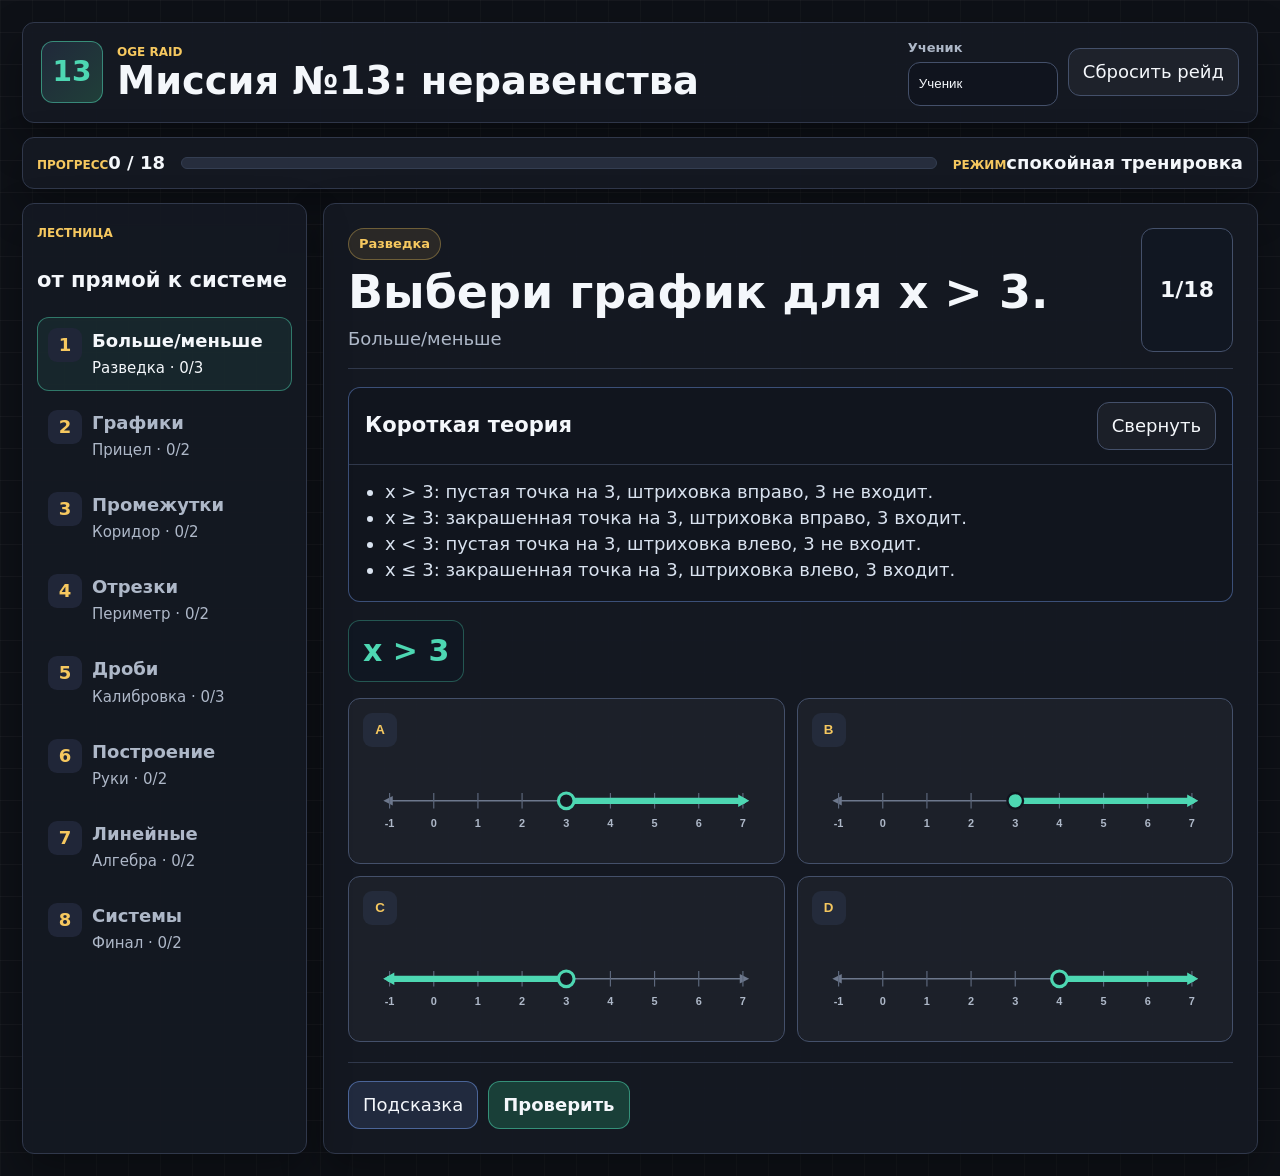
<file: index.html>
<!doctype html><html lang="ru"><head><meta charset="utf-8"><meta name="viewport" content="width=device-width,initial-scale=1"><title>OGE RAID — №13</title><style>:root{color-scheme:dark;--bg:#0e1117;--p:#151923;--p2:#101722;--l:#30384b;--t:#f4f7fb;--m:#aeb8c8;--a:#4dd7b2;--g:#f6c85f;--r:12px}*{box-sizing:border-box}body{margin:0;background:linear-gradient(rgba(255,255,255,.035) 1px,transparent 1px),linear-gradient(90deg,rgba(255,255,255,.025) 1px,transparent 1px),var(--bg);background-size:32px 32px;color:var(--t);font:18px/1.45 system-ui,-apple-system,Segoe UI,sans-serif}.wrap{max-width:1320px;margin:auto;padding:22px}.top,.status,.side,.main{border:1px solid var(--l);border-radius:var(--r);background:rgba(21,25,35,.94);box-shadow:0 18px 44px #0005}.top{display:flex;justify-content:space-between;gap:16px;align-items:center;padding:16px 18px}.brand{display:flex;gap:14px;align-items:center}.mark{display:grid;place-items:center;width:62px;height:62px;border:1px solid #4dd7b288;border-radius:var(--r);background:linear-gradient(135deg,#20283a,#203f39);color:var(--a);font-size:28px;font-weight:900}.ey,.lab{margin:0;color:var(--g);font-size:12px;font-weight:900;text-transform:uppercase}.top h1{margin:0;font-size:clamp(26px,3vw,42px);line-height:1.05}.btn{min-height:44px;border:1px solid #44506a;border-radius:var(--r);background:#ffffff0b;color:var(--t);padding:10px 14px;cursor:pointer;font:inherit}.btn:hover{transform:translateY(-1px)}.btn.primary{border-color:#4dd7b288;background:#193f38;font-weight:900}.btn.soft{border-color:#7aa8ff77;background:#7aa8ff22}.name{display:grid;gap:4px;color:var(--m);font-size:13px;font-weight:800}.name input{width:150px;min-height:44px;border:1px solid #44506a;border-radius:var(--r);background:#10141e;color:var(--t);padding:10px}.status{display:grid;grid-template-columns:max-content 1fr max-content;gap:16px;align-items:center;margin:14px 0;padding:12px 14px}.bar{height:12px;border-radius:999px;background:#262d3d;border:1px solid #343e52;overflow:hidden}.fill{height:100%;width:0;background:linear-gradient(90deg,var(--a),var(--g))}.grid{display:grid;grid-template-columns:285px 1fr;gap:16px}.side{position:sticky;top:16px;padding:14px}.nav{display:grid;gap:8px;margin-top:12px}.navI{display:grid;grid-template-columns:34px 1fr;gap:10px;padding:10px;border:1px solid transparent;border-radius:var(--r);color:var(--m)}.navI.on{border-color:#4dd7b277;background:#4dd7b214;color:var(--t)}.navI.done{color:#66e28f}.idx{display:grid;place-items:center;width:34px;height:34px;border-radius:9px;background:#202638;color:var(--g);font-weight:900}.main{min-height:680px;padding:24px}.head{display:grid;grid-template-columns:1fr max-content;gap:16px;padding-bottom:16px;border-bottom:1px solid var(--l)}.badge{display:inline-flex;min-height:32px;align-items:center;padding:5px 10px;border:1px solid #f6c85f55;border-radius:999px;background:#f6c85f18;color:var(--g);font-size:13px;font-weight:900}.title{margin:8px 0;font-size:clamp(28px,4vw,46px);line-height:1.08}.muted{margin:0;color:var(--m)}.counter{display:grid;place-items:center;min-width:92px;min-height:72px;border:1px solid #44506a;border-radius:var(--r);background:#111722;font-size:22px;font-weight:900}.theory,.feed,.box,.solution{margin-top:18px;border:1px solid var(--l);border-radius:var(--r);background:#10141ebf}.theory{border-color:#7aa8ff66}.theoryTop{display:flex;justify-content:space-between;align-items:center;padding:14px 16px;border-bottom:1px solid var(--l)}.theory h3{margin:0}.theory ul{margin:0;padding:14px 22px 18px 36px;color:#d9e2ef}.collapsed{display:flex;justify-content:space-between;align-items:center;gap:12px;margin-top:18px;padding:14px 16px;border:1px solid var(--l);border-radius:var(--r);background:#10141e99;color:var(--m)}.body{margin-top:18px}.chip{display:inline-flex;align-items:center;min-height:52px;padding:8px 14px;border:1px solid #4dd7b255;border-radius:var(--r);background:#101722;color:var(--a);font-size:30px;font-weight:900}.choices{display:grid;grid-template-columns:repeat(2,minmax(220px,1fr));gap:12px;margin-top:16px}.choice{display:grid;gap:10px;min-height:138px;padding:14px;border:1px solid #44506a;border-radius:var(--r);background:#ffffff09;color:var(--t);text-align:left;cursor:pointer}.choice.sel{border-color:var(--a);background:#4dd7b21a}.cl{display:inline-grid;place-items:center;width:34px;height:34px;border-radius:9px;background:#242b3b;color:var(--g);font-weight:900}.ct{font-size:22px;font-weight:900}.num{width:100%;max-width:760px;height:auto;display:block}.choice .num{max-width:100%}.axis{stroke:#6d788d;stroke-width:2}.tick{stroke:#5d687d;stroke-width:1.5}.tl{fill:#aeb8c8;font-size:14px;font-weight:700}.ss{stroke:var(--a);stroke-width:8;stroke-linecap:round}.sf{fill:var(--a)}.open{fill:#151923;stroke:var(--a);stroke-width:4}.closed{fill:var(--a);stroke:#10141e;stroke-width:3}.target{fill:var(--g);stroke:#10141e;stroke-width:3}.hit{fill:transparent;cursor:crosshair}.empty{fill:#ff6b7a;font-size:18px;font-weight:900}.build{display:grid;gap:14px;margin-top:16px}.row{display:flex;gap:10px;align-items:center;flex-wrap:wrap}.row span{min-width:140px;color:var(--m);font-weight:900}.seg{min-height:42px;border:1px solid #44506a;border-radius:var(--r);background:#ffffff0b;color:var(--t);padding:10px 14px;font-weight:900;cursor:pointer}.seg.on{border-color:var(--a);background:#4dd7b224}.interactive{margin-top:14px;padding:14px;border:1px solid var(--l);border-radius:var(--r);background:#101722}.read{min-height:38px;color:#d9e2ef;font-weight:900}.inpRow{display:grid;grid-template-columns:max-content minmax(140px,240px);gap:12px;align-items:center;margin-top:18px}.inpRow label{font-size:30px;color:var(--a);font-weight:900}.inp{min-height:54px;border:1px solid #44506a;border-radius:var(--r);background:#10141e;color:var(--t);padding:10px 14px;font-size:26px;font-weight:900}.steps{display:grid;gap:8px;margin:16px 0}.step{display:flex;gap:10px;align-items:center;padding:10px 12px;border:1px solid var(--l);border-radius:var(--r);background:#111722;color:var(--m)}.step.on{border-color:#4dd7b277;color:var(--t)}.step.done{border-color:#66e28f77;color:#66e28f}.actions{display:flex;gap:10px;flex-wrap:wrap;margin-top:20px;padding-top:18px;border-top:1px solid var(--l)}.feed{padding:14px 16px}.feed p{margin:0;color:#d9e2ef;font-weight:800}.good{border-color:#66e28f77;background:#66e28f14}.bad{border-color:#ff6b7a77;background:#ff6b7a14}.warn{border-color:#f6c85f88;background:#f6c85f14}.solution{border-color:#f6c85f77;padding:16px;white-space:pre-line;color:#d9e2ef}.report{display:grid;grid-template-columns:repeat(3,minmax(160px,1fr));gap:12px;margin-top:18px}.stat{padding:14px;border:1px solid var(--l);border-radius:var(--r);background:#111722}.stat span{display:block;color:var(--m);font-size:14px;font-weight:900}.stat strong{display:block;margin-top:4px;font-size:28px}.errs{display:grid;grid-template-columns:repeat(2,minmax(220px,1fr));gap:8px;margin-top:16px}.err{display:flex;justify-content:space-between;padding:10px 12px;border:1px solid var(--l);border-radius:var(--r);background:#111722}.rec{margin-top:18px;padding:16px;border:1px solid #4dd7b266;border-radius:var(--r);background:#4dd7b214;color:#d9e2ef;font-weight:900}.sr{position:absolute;width:1px;height:1px;overflow:hidden;clip:rect(0,0,0,0)}@media(max-width:980px){.grid{grid-template-columns:1fr}.side{position:static}.nav{grid-template-columns:repeat(2,1fr)}.status{grid-template-columns:1fr}}@media(max-width:720px){body{font-size:16px}.wrap{padding:12px}.choices,.report,.errs,.nav{grid-template-columns:1fr}.main{padding:16px}.inpRow{grid-template-columns:1fr}}</style></head><body><div class="wrap"><header class="top"><div class="brand"><div class="mark">13</div><div><p class="ey">OGE RAID</p><h1>Миссия №13: неравенства</h1></div></div><div class="row"><label class="name"><span>Ученик</span><input value="Ученик" readonly></label><button class="btn" id="reset">Сбросить рейд</button></div></header><section class="status"><div><span class="lab">Прогресс</span><strong id="pt">0 / 0</strong></div><div class="bar"><div class="fill" id="fill"></div></div><div><span class="lab">Режим</span><strong>спокойная тренировка</strong></div></section><div class="grid"><aside class="side"><span class="lab">Лестница</span><h3>от прямой к системе</h3><nav class="nav" id="nav"></nav></aside><main class="main" id="main" tabindex="-1"></main></div></div><script>(()=>{const PREFIX="oge13-v3",STUDENT="Ученик";const ray=(e,p,d,min=-6,max=6,l="")=>({k:"ray",e,p,d,min,max,l});const seg=(a,b,ap,bp,min=-1,max=8)=>({k:"seg",a,b,ap,bp,min,max});const pt=(e,min=-3,max=3,l="")=>({k:"pt",e,min,max,l});const emp=(min=-1,max=6)=>({k:"emp",min,max});const blocks=[['b1','Больше/меньше','Разведка',['x > 3: пустая точка на 3, штриховка вправо, 3 не входит.','x ≥ 3: закрашенная точка на 3, штриховка вправо, 3 входит.','x < 3: пустая точка на 3, штриховка влево, 3 не входит.','x ≤ 3: закрашенная точка на 3, штриховка влево, 3 входит.'],3],['b2','Графики','Прицел',['Больше — вправо. Меньше — влево.','Строгие знаки > и < дают пустую точку.','Нестрогие знаки ≥ и ≤ дают закрашенную точку.'],1],['b3','Промежутки','Коридор',['(3; +∞) = больше 3, 3 не входит.','[3; +∞) = больше или равно 3.','(-∞; 3) = меньше 3.','Бесконечность всегда с круглой скобкой.'],1],['b4','Отрезки','Периметр',['(2; 5): края не входят.','[2; 5]: оба края входят.','Круглая скобка = пустая точка. Квадратная = закрашенная.'],1],['b5','Дроби','Калибровка',['1/2 = 0,5; 3/2 = 1,5; 13/5 = 2,6.','-11/10 = -1,1.','На прямой правее находится большее число.'],1],['b6','Построение','Руки',['Выбери тип точки, число и направление.','Больше — вправо, меньше — влево.'],1],['b7','Линейные','Алгебра',['Сначала приведи к виду x ... число.','При переносе числа через знак меняй знак числа.','В этих заданиях знак неравенства не переворачивается.'],1],['b8','Системы','Финал',['Система = оба условия сразу.','Решение системы = общая часть двух штриховок.','Если общей части нет — нет решений.'],1]];const tasks=[{id:'1',b:'b1',ty:'ch',q:'Выбери график для x > 3.',x:'x > 3',c:ray(3,'o','r',-1,7),o:[ray(3,'o','r',-1,7),ray(3,'c','r',-1,7),ray(3,'o','l',-1,7),ray(4,'o','r',-1,7)],h:'Больше — вправо. Строгий знак > — пустая точка.',s:'x > 3: пустая точка на 3, штриховка вправо.'},{id:'2',b:'b1',ty:'ch',q:'Выбери график для x ≥ 3.',x:'x ≥ 3',c:ray(3,'c','r',-1,7),o:[ray(3,'o','r',-1,7),ray(3,'c','r',-1,7),ray(3,'c','l',-1,7),ray(2,'c','r',-1,7)],h:'≥ значит, что число входит. Точка закрашенная.',s:'x ≥ 3: закрашенная точка на 3, вправо.'},{id:'3',b:'b1',ty:'ch',q:'Выбери график для x < 3.',x:'x < 3',c:ray(3,'o','l',-1,7),o:[ray(3,'o','r',-1,7),ray(3,'c','l',-1,7),ray(3,'o','l',-1,7),ray(4,'o','l',-1,7)],h:'Меньше — влево. Строгий знак < — пустая точка.',s:'x < 3: пустая точка на 3, влево.'},{id:'4',b:'b2',ty:'ch',q:'Выбери правильный график для x ≥ -2.',x:'x ≥ -2',c:ray(-2,'c','r',-5,4),o:[ray(-2,'c','r',-5,4),ray(-2,'o','r',-5,4),ray(-2,'c','l',-5,4),ray(-3,'c','r',-5,4)],h:'≥ — вправо и точка закрашенная.',s:'x ≥ -2: закрашенная точка на -2, вправо.'},{id:'5',b:'b2',ty:'ch',q:'Выбери правильный график для x < 0.',x:'x < 0',c:ray(0,'o','l',-4,4),o:[ray(0,'o','r',-4,4),ray(0,'c','l',-4,4),ray(1,'o','l',-4,4),ray(0,'o','l',-4,4)],h:'Меньше нуля — слева от 0.',s:'x < 0: пустая точка на 0, влево.'},{id:'6',b:'b3',ty:'ch',q:'Выбери график для [3; +∞).',x:'[3; +∞)',c:ray(3,'c','r',-1,7),o:[ray(3,'o','r',-1,7),ray(3,'c','r',-1,7),ray(3,'c','l',-1,7),ray(2,'c','r',-1,7)],h:'Квадратная скобка — число входит. +∞ — вправо.',s:'[3; +∞) = x ≥ 3.'},{id:'7',b:'b3',ty:'ch',q:'Выбери запись по графику: пустая точка на -2, штриховка влево.',stim:ray(-2,'o','l',-6,2),c:ray(-2,'o','l',-6,2),labels:['(-∞; -2)','(-∞; -2]','(-2; +∞)','(-∞; -3)'],o:[ray(-2,'o','l',-6,2),ray(-2,'c','l',-6,2),ray(-2,'o','r',-6,2),ray(-3,'o','l',-6,2)],h:'Влево значит -∞ слева. Пустая точка — круглая скобка.',s:'Ответ: (-∞; -2).'},{id:'8',b:'b4',ty:'ch',q:'Выбери график для (2; 5).',x:'(2; 5)',c:seg(2,5,'o','o',0,7),o:[seg(2,5,'o','o',0,7),seg(2,5,'c','c',0,7),seg(2,5,'o','c',0,7),seg(1,5,'o','o',0,7)],h:'Круглые скобки — обе точки пустые.',s:'(2; 5): участок между 2 и 5, точки пустые.'},{id:'9',b:'b4',ty:'ch',q:'Выбери график для (2; 5].',x:'(2; 5]',c:seg(2,5,'o','c',0,7),o:[seg(2,5,'c','o',0,7),seg(2,5,'o','c',0,7),seg(2,5,'o','o',0,7),seg(3,5,'o','c',0,7)],h:'У 2 круглая скобка, у 5 квадратная.',s:'(2; 5]: 2 пустая, 5 закрашенная.'},{id:'10',b:'b5',ty:'txt',q:'Что правее на числовой прямой: 2 или 13/5?',o:['2','13/5'],ans:'13/5',h:'13 : 5 = 2,6.',s:'13/5 = 2,6, поэтому правее числа 2.',err:'fraction_order_error'},{id:'11',b:'b5',ty:'txt',q:'Что левее: -1 или -1,5?',o:['-1','-1,5'],ans:'-1,5',h:'У отрицательных чисел дальше влево меньшее число.',s:'-1,5 меньше, чем -1.',err:'fraction_order_error'},{id:'12',b:'b5',ty:'point',q:'Поставь точку -0,6 на числовой прямой.',target:pt(-.6,-2,2,'-0,6'),sn:[-2,-1.5,-1.1,-1,-.6,-.5,0,.5,1,1.5,2],h:'-0,6 левее нуля, но правее -1.',s:'-0,6 стоит между -1 и 0.',err:'fraction_order_error'},{id:'13',b:'b6',ty:'build',q:'Построй x ≥ -2.',x:'x ≥ -2',c:ray(-2,'c','r',-5,4),sn:[-5,-4,-3,-2,-1,0,1,2,3,4],h:'≥: точка закрашенная, направление вправо.',s:'Закрашенная точка на -2, вправо.'},{id:'14',b:'b6',ty:'build',q:'Построй x < 4.',x:'x < 4',c:ray(4,'o','l',-1,7),sn:[-1,0,1,2,3,4,5,6,7],h:'<: точка пустая, направление влево.',s:'Пустая точка на 4, влево.'},{id:'15',b:'b7',ty:'alg',q:'Реши x + 5 ≥ 1, затем построй ответ.',ineq:'x + 5 ≥ 1',red:'x ≥ ?',alg:-4,c:ray(-4,'c','r',-6,2),sn:[-6,-5,-4,-3,-2,-1,0,1,2],h:'Чтобы убрать +5, перенеси 5 вправо с минусом.',s:'x + 5 ≥ 1\nx ≥ 1 - 5\nx ≥ -4\nЗакрашенная точка на -4, вправо.'},{id:'16',b:'b7',ty:'alg',q:'Реши 2x > 6, затем построй ответ.',ineq:'2x > 6',red:'x > ?',alg:3,c:ray(3,'o','r',0,7),sn:[0,1,2,3,4,5,6,7],h:'Раздели обе части на 2. Знак не меняется.',s:'2x > 6\nx > 3\nПустая точка на 3, вправо.'},{id:'17',b:'b8',ty:'sys',q:'Реши систему: x > -4 и x < -1.',sys:'x > -4 и x < -1',ineq:[{label:'x > -4',c:ray(-4,'o','r',-6,1),sn:[-6,-5,-4,-3,-2,-1,0,1]},{label:'x < -1',c:ray(-1,'o','l',-6,1),sn:[-6,-5,-4,-3,-2,-1,0,1]}],final:seg(-4,-1,'o','o',-6,1),fo:[seg(-4,-1,'o','o',-6,1),seg(-4,-1,'c','c',-6,1),ray(-1,'o','l',-6,1),emp(-6,1)],labels:['(-4; -1)','[-4; -1]','(-∞; -1)','Нет решений'],h:'Нужно быть правее -4 и левее -1.',s:'Перекрытие между -4 и -1: (-4; -1).'},{id:'18',b:'b8',ty:'sys',q:'Реши систему: x > 4 и x < 3.',sys:'x > 4 и x < 3',ineq:[{label:'x > 4',c:ray(4,'o','r',0,6),sn:[0,1,2,3,4,5,6]},{label:'x < 3',c:ray(3,'o','l',0,6),sn:[0,1,2,3,4,5,6]}],final:emp(0,6),fo:[seg(3,4,'o','o',0,6),ray(4,'o','r',0,6),ray(3,'o','l',0,6),emp(0,6)],labels:['(3; 4)','(4; +∞)','(-∞; 3)','Нет решений'],h:'Можно ли одновременно быть больше 4 и меньше 3?',s:'Общей части нет: нет решений.'}];const bd=Object.fromEntries(blocks.map(b=>[b[0],b]));let prog=load('p',{i:0,done:{},meta:{}}),log=load('l',[]),st={choice:null,bld:{},pts:{},alg:{},sys:{},fb:null,await:null},lc={};const E={main:gid('main'),nav:gid('nav'),pt:gid('pt'),fill:gid('fill')};gid('reset').onclick=reset;document.addEventListener('click',click);document.addEventListener('keydown',e=>{if(e.key==='Enter'&&e.target.id==='algInput'){e.preventDefault();check()}});render();function gid(x){return document.getElementById(x)}function load(k,f){try{return JSON.parse(localStorage.getItem(PREFIX+k))||f}catch{return f}}function save(){localStorage.setItem(PREFIX+'p',JSON.stringify(prog));localStorage.setItem(PREFIX+'l',JSON.stringify(log))}function cur(){return tasks[prog.i]}function meta(t){prog.meta[t.id]??={a:0,w:0,h:false,th:false,sol:false,open:null,start:Date.now()};return prog.meta[t.id]}function norm(){while(prog.i<tasks.length&&prog.done[tasks[prog.i].id]&&st.await!==tasks[prog.i].id)prog.i++}function render(){norm();lc={};status();nav();if(prog.i>=tasks.length)return report();let t=cur();if(prog.done[t.id]&&st.await===t.id)return done(t);taskView(t)}function status(){let c=Object.keys(prog.done).length;E.pt.textContent=`${c} / ${tasks.length}`;E.fill.style.width=Math.round(c/tasks.length*100)+'%'}function nav(){E.nav.innerHTML=blocks.map((b,i)=>{let ts=tasks.filter(t=>t.b===b[0]),c=ts.filter(t=>prog.done[t.id]).length,on=cur()&&cur().b===b[0];return `<div class="navI ${on?'on':''} ${c===ts.length?'done':''}"><span class="idx">${i+1}</span><span><b>${esc(b[1])}</b><br><small>${esc(b[2])} · ${c}/${ts.length}</small></span></div>`}).join('')}function taskView(t){let b=bd[t.b],m=meta(t),open=m.open!==null?m.open:tasks.slice(0,prog.i).filter(x=>x.b===t.b&&prog.done[x.id]).length<(b[4]||0);E.main.innerHTML=`${head(t,b)}${theory(b,open)}${feed()}<section class="body">${body(t)}</section>${m.sol?`<section class="solution">${esc(t.s)}</section>`:''}<div class="actions"><button class="btn soft" data-a="hint">Подсказка</button>${m.w>=2||m.sol?`<button class="btn" data-a="solution">Показать решение</button>`:''}<button class="btn primary" data-a="check">Проверить</button></div>`}function head(t,b){return `<section class="head"><div><span class="badge">${esc(b[2])}</span><h2 class="title">${esc(t.q)}</h2><p class="muted">${esc(b[1])}</p></div><div class="counter">${prog.i+1}/${tasks.length}</div></section>`}function theory(b,o){return o?`<section class="theory"><div class="theoryTop"><h3>Короткая теория</h3><button class="btn" data-a="closeTheory">Свернуть</button></div><ul>${b[3].map(x=>`<li>${esc(x)}</li>`).join('')}</ul></section>`:`<div class="collapsed"><span>Теория свернута. Можно открыть её в любой момент.</span><button class="btn soft" data-a="openTheory">Открыть теорию</button></div>`}function feed(){return st.fb?`<section class="feed ${st.fb.k}"><p>${esc(st.fb.m)}</p></section>`:''}function body(t){if(t.ty==='ch')return choice(t);if(t.ty==='txt')return txt(t);if(t.ty==='point')return pointTask(t);if(t.ty==='build')return build(t,'b:'+t.id,t.c,t.sn);if(t.ty==='alg')return alg(t);if(t.ty==='sys')return sys(t);return ''}function choice(t){let sel=st.choice&&st.choice.id===t.id?st.choice.i:null,stim=t.stim?`<div class="box" style="padding:14px"><span class="lab">Дан график</span>${svg(t.stim)}</div>`:t.x?`<div class="chip">${esc(t.x)}</div>`:'';return `${stim}<div class="choices">${t.o.map((g,i)=>`<button class="choice ${sel===i?'sel':''}" data-a="choice" data-i="${i}"><span class="cl">${esc(t.labels?t.labels[i]:String.fromCharCode(65+i))}</span>${t.labels?`<span class="ct">${esc(t.labels[i])}</span>`:''}${svg(g,{compact:true})}</button>`).join('')}</div>`}function txt(t){let sel=st.choice&&st.choice.id===t.id?st.choice.i:null;return `<div class="choices">${t.o.map((o,i)=>`<button class="choice ${sel===i?'sel':''}" data-a="choice" data-i="${i}"><span class="cl">${i+1}</span><span class="ct">${esc(o)}</span></button>`).join('')}</div>`}function pointTask(t){let v=st.pts[t.id],g=v===undefined?{k:'blank',min:t.target.min,max:t.target.max}:pt(v,t.target.min,t.target.max);return `<div class="chip">${esc(t.target.l||fmt(t.target.e))}</div><div class="interactive">${svg(g,{interactive:true,mode:'point',key:'p:'+t.id,sn:t.sn,min:t.target.min,max:t.target.max})}</div><p class="read">Выбрано: ${v===undefined?'пока нет точки':fmt(v)}</p>`}function build(t,key,c,sn){let b=builder(key),has=b.e!==null&&b.e!==undefined,g=has?ray(b.e,b.p,b.d,c.min,c.max):{k:'blank',min:c.min,max:c.max};return `${t.x?`<div class="chip">${esc(t.x)}</div>`:''}<div class="build"><div class="row"><span>Тип точки</span><button class="seg ${b.p==='o'?'on':''}" data-a="bf" data-k="${key}" data-f="p" data-v="o">○ пустая</button><button class="seg ${b.p==='c'?'on':''}" data-a="bf" data-k="${key}" data-f="p" data-v="c">● закрашенная</button></div><div class="row"><span>Направление</span><button class="seg ${b.d==='l'?'on':''}" data-a="bf" data-k="${key}" data-f="d" data-v="l">← влево</button><button class="seg ${b.d==='r'?'on':''}" data-a="bf" data-k="${key}" data-f="d" data-v="r">вправо →</button></div><div class="interactive">${svg(g,{interactive:true,mode:'build',key,sn,min:c.min,max:c.max})}</div><p class="read">Число: ${has?fmt(b.e):'нажми на прямую'}</p></div>`}function alg(t){if((st.alg[t.id]||'alg')==='build')return `<div class="box" style="padding:14px"><span class="lab">Шаг 2</span><strong>Теперь построй ответ: ${rel(t.c)}</strong></div>${build(t,'a:'+t.id,t.c,t.sn)}`;return `<div class="chip">${esc(t.ineq)}</div><div class="inpRow"><label for="algInput">${esc(t.red)}</label><input id="algInput" class="inp" placeholder="число"></div>`}function sys(t){let n=st.sys[t.id]||0,steps=[`Построй ${t.ineq[0].label}`,`Построй ${t.ineq[1].label}`,'Выбери итоговое пересечение'],sh=`<div class="steps">${steps.map((s,i)=>`<div class="step ${n===i?'on':''} ${n>i?'done':''}"><b>${i+1}</b><span>${esc(s)}</span></div>`).join('')}</div>`;if(n<2){let q=t.ineq[n];return `<div class="chip">${esc(q.label)}</div>${sh}${build(t,`s:${t.id}:${n}`,q.c,q.sn)}`}let sel=st.choice&&st.choice.id===t.id?st.choice.i:null;return `<div class="chip">${esc(t.sys)}</div>${sh}<p class="muted">Система = оба условия сразу. Решение = перекрытие.</p><div class="choices">${t.fo.map((g,i)=>`<button class="choice ${sel===i?'sel':''}" data-a="choice" data-i="${i}"><span class="cl">${i+1}</span><span class="ct">${esc(t.labels[i])}</span>${svg(g,{compact:true})}</button>`).join('')}</div>`}function click(e){let s=e.target.closest('svg[data-key]');if(s)return lineClick(e,s);let b=e.target.closest('[data-a]');if(!b)return;let t=cur(),a=b.dataset.a;if(a==='choice'){st.choice={id:t.id,i:+b.dataset.i};st.fb=null;render()}else if(a==='bf'){builder(b.dataset.k)[b.dataset.f]=b.dataset.v;st.fb=null;render()}else if(a==='check')check();else if(a==='hint')hint(t);else if(a==='solution')solution(t);else if(a==='openTheory')openTheory(t);else if(a==='closeTheory')closeTheory(t);else if(a==='next')next();else if(a==='copy')copy()}function lineClick(e,s){let c=lc[s.dataset.key];if(!c)return;let r=s.getBoundingClientRect(),vw=+s.getAttribute('viewBox').split(' ')[2],x=((e.clientX-r.left)/r.width)*vw,v=nearest(c.min+((x-c.pad)/(c.w-c.pad*2))*(c.max-c.min),c.sn||def(c.min,c.max));if(c.mode==='point')st.pts[cur().id]=v;else builder(s.dataset.key).e=v;st.fb=null;render()}function check(){let t=cur();if(t.ty==='ch')return checkChoice(t);if(t.ty==='txt')return checkText(t);if(t.ty==='point')return checkPoint(t);if(t.ty==='build')return checkBuild(t,'b:'+t.id,t.c);if(t.ty==='alg')return checkAlg(t);if(t.ty==='sys')return checkSys(t)}function checkChoice(t){let i=st.choice&&st.choice.id===t.id?st.choice.i:null;if(i===null)return warn('Сначала выбери вариант.');let r=evalG(t.o[i],t.c,t);rec(t,t.labels?t.labels[i]:String.fromCharCode(65+i),fg(t.c),r.ok,r.err);r.ok?complete(t,'Верно.'):wrong(t,r.err)}function checkText(t){let i=st.choice&&st.choice.id===t.id?st.choice.i:null;if(i===null)return warn('Выбери вариант.');let ok=t.o[i]===t.ans;rec(t,t.o[i],t.ans,ok,ok?'':t.err);ok?complete(t,'Да, порядок выбран верно.'):wrong(t,t.err)}function checkPoint(t){let v=st.pts[t.id];if(v===undefined)return warn('Сначала нажми на число на прямой.');let ok=eq(v,t.target.e);rec(t,fmt(v),fmt(t.target.e),ok,ok?'':t.err);ok?complete(t,'Точка стоит там, где нужно.'):wrong(t,t.err)}function checkBuild(t,key,c,done){let b=builder(key);if(b.e===null||b.e===undefined)return warn('Сначала выбери число на прямой.');let u=ray(b.e,b.p,b.d,c.min,c.max),r=evalG(u,c,t);rec(t,fg(u),fg(c),r.ok,r.err);if(r.ok){done?done():complete(t,'Построение совпало с ответом.');return true}wrong(t,r.err);return false}function checkAlg(t){if((st.alg[t.id]||'alg')==='build')return checkBuild(t,'a:'+t.id,t.c);let v=parse(document.getElementById('algInput')?.value);if(v===null)return warn('Введи число. Можно через запятую или дробью.');let ok=eq(v,t.alg);rec(t,fmt(v),fmt(t.alg),ok,ok?'':'algebra_move_error');if(ok){st.alg[t.id]='build';st.fb={k:'good',m:'Алгебра верная. Теперь построй на прямой.'};render()}else wrong(t,'algebra_move_error')}function checkSys(t){let n=st.sys[t.id]||0;if(n<2){let q=t.ineq[n];return checkBuild(t,`s:${t.id}:${n}`,q.c,()=>{st.sys[t.id]=n+1;st.fb={k:'good',m:n===0?'Первое построено. Теперь второе.':'Оба построены. Выбери общую часть.'};render()})}let i=st.choice&&st.choice.id===t.id?st.choice.i:null;if(i===null)return warn('Выбери итоговое пересечение.');let r=evalSys(t.fo[i],t.final);rec(t,t.labels[i],fg(t.final),r.ok,r.err);r.ok?complete(t,'Верно. Общая часть найдена.'):wrong(t,r.err)}function evalG(u,c,t={}){if(!u||!c||u.k!==c.k)return {ok:false,err:c&&c.k==='emp'?'no_solution_error':'intersection_error'};if(c.k==='ray'){let ep=!eq(u.e,c.e),dir=u.d!==c.d,p=u.p!==c.p;if(!ep&&!dir&&!p)return{ok:true,err:''};if(ep)return{ok:false,err:'endpoint_error'};if(dir)return{ok:false,err:'direction_error'};if(p)return{ok:false,err:t.pErr||'point_error'}}if(c.k==='seg'){let ep=!eq(u.a,c.a)||!eq(u.b,c.b),br=u.ap!==c.ap||u.bp!==c.bp;if(!ep&&!br)return{ok:true,err:''};if(ep)return{ok:false,err:'endpoint_error'};if(br)return{ok:false,err:t.pErr||'bracket_error'}}if(c.k==='emp')return{ok:u.k==='emp',err:u.k==='emp'?'':'no_solution_error'};return{ok:false,err:'endpoint_error'}}function evalSys(u,c){if(c.k==='emp')return{ok:u.k==='emp',err:u.k==='emp'?'':'no_solution_error'};if(u.k==='emp')return{ok:false,err:'intersection_error'};return evalG(u,c,{})}function rec(t,u,c,ok,err){let m=meta(t);m.a++;if(ok===false)m.w++;save();let ev={time:new Date().toISOString(),student:STUDENT,task:t.id,prompt:t.q,userAnswer:typeof u==='string'?u:JSON.stringify(u),correctAnswer:typeof c==='string'?c:JSON.stringify(c),isCorrect:ok,errorType:err||'',usedHint:m.h,openedTheory:m.th,viewedSolution:m.sol,attempt:m.a,seconds:Math.round((Date.now()-m.start)/1000)};log.push(ev);save()}function complete(t,msg){let m=meta(t);prog.done[t.id]={task:t.id,b:t.b,usedHint:m.h,openedTheory:m.th,viewedSolution:m.sol,wrong:m.w,time:Math.round((Date.now()-m.start)/1000)};st.await=t.id;st.fb={k:'good',m:msg};save();render()}function wrong(t,e){let m=meta(t),tail=m.w>=2?' Можно открыть решение и сверить шаги.':' Попробуй ещё раз.';st.fb={k:'bad',m:errMsg(e)+tail};render()}function warn(m){st.fb={k:'warn',m};render()}function hint(t){let m=meta(t);m.h=true;rec(t,'hint','',null,'');st.fb={k:'warn',m:t.h};save();render()}function solution(t){let m=meta(t);m.sol=true;rec(t,'viewed_solution',t.s,null,'');st.fb={k:'warn',m:'Решение открыто. Разбери и попробуй сам.'};save();render()}function openTheory(t){let m=meta(t);m.open=true;m.th=true;rec(t,'opened_theory','',null,'');st.fb=null;save();render()}function closeTheory(t){meta(t).open=false;save();st.fb=null;render()}function done(t){let b=bd[t.b];E.main.innerHTML=`${head(t,b)}<section class="feed good"><p>${st.fb?esc(st.fb.m):'Задание принято.'}</p></section><div class="actions"><button class="btn primary" data-a="next">${prog.i+1>=tasks.length?'Открыть отчёт':'Следующее задание'}</button></div>`}function next(){if(st.await)prog.i++;st={choice:null,bld:{},pts:{},alg:{},sys:{},fb:null,await:null};save();render();E.main.focus()}function reset(){if(!confirm('Сбросить прогресс?'))return;prog={i:0,done:{},meta:{}};log=[];st={choice:null,bld:{},pts:{},alg:{},sys:{},fb:null,await:null};save();render()}function report(){let res=Object.values(prog.done),errs=Object.fromEntries(['direction_error','point_error','endpoint_error','bracket_error','fraction_order_error','algebra_move_error','intersection_error','no_solution_error'].map(x=>[x,0]));log.forEach(e=>{if(e.isCorrect===false&&errs[e.errorType]!=null)errs[e.errorType]++});let dur=res.reduce((s,x)=>s+(x.time||0),0),r={total:tasks.length,correct:res.length,ind:res.filter(x=>!x.usedHint&&!x.viewedSolution&&x.wrong===0).length,hints:res.filter(x=>x.usedHint).length,th:res.filter(x=>x.openedTheory).length,sol:res.filter(x=>x.viewedSolution).length,errs,dur:durTxt(dur)};r.rec=recom(errs);r.text=['OGE RAID — отчёт по миссии №13',`Ученик: ${STUDENT}`,`Время: ${r.dur}`,`Всего заданий: ${r.total}`,`Верно: ${r.correct}`,`Самостоятельно: ${r.ind}`,`С подсказкой: ${r.hints}`,`Открывал теорию: ${r.th}`,`Показал решение: ${r.sol}`,'','Ошибки по типам:',...Object.entries(errs).map(([k,v])=>`${k} — ${v}`),'','Вывод:',r.rec].join('\n');E.main.innerHTML=`<section class="head"><div><span class="badge">Отчёт</span><h2 class="title">OGE RAID — отчёт по миссии №13</h2><p class="muted">Ученик: ${STUDENT}</p></div><div class="counter">${r.correct}/${r.total}</div></section>${feed()}<section class="report">${stat('Время',r.dur)}${stat('Всего заданий',r.total)}${stat('Верно',r.correct)}${stat('Самостоятельно',r.ind)}${stat('С подсказкой',r.hints)}${stat('Открывал теорию',r.th)}${stat('Показал решение',r.sol)}</section><h3 class="muted" style="margin-top:24px">Ошибки по типам</h3><section class="errs">${Object.entries(errs).map(([k,v])=>`<div class="err"><span>${esc(k)}</span><b>${v}</b></div>`).join('')}</section><section class="rec"><span class="lab">Вывод</span><p>${esc(r.rec)}</p></section><div class="actions"><button class="btn primary" data-a="copy">Скопировать отчёт</button><button class="btn" onclick="location.reload()">Обновить</button></div>`;window.__report=r.text}function stat(a,b){return `<div class="stat"><span>${esc(a)}</span><strong>${esc(String(b))}</strong></div>`}function copy(){let txt=window.__report||'';navigator.clipboard?.writeText(txt).then(()=>{st.fb={k:'good',m:'Отчёт скопирован.'};report()})}function recom(e){let rules=[['direction_error','Дать ещё задания на больше/меньше и вправо/влево.'],['point_error','Потренировать пустую и закрашенную точку.'],['bracket_error','Повторить круглые и квадратные скобки.'],['fraction_order_error','Повторить дроби и десятичные числа на прямой.'],['algebra_move_error','Дать серию на перенос чисел.'],['intersection_error','Вернуться к системам и общей части.'],['no_solution_error','Разобрать случаи без решений.']].sort((a,b)=>(e[b[0]]||0)-(e[a[0]]||0));return e[rules[0][0]]?rules[0][1]:'Ошибок по ключевым типам пока нет.'}function builder(k){return st.bld[k]??={p:'o',d:'r',e:null}}function svg(g,o={}){let w=o.compact?520:760,h=o.compact?118:138,p=o.compact?34:44,y=o.compact?56:66,min=o.min??g?.min??-6,max=o.max??g?.max??6,x=v=>p+((v-min)/(max-min))*(w-p*2),ends=end(g),ticks=tick(min,max,ends,o.sn,o.compact);if(o.interactive&&o.key)lc[o.key]={min,max,pad:p,w,mode:o.mode,sn:o.sn};return `<svg class="num" viewBox="0 0 ${w} ${h}" data-key="${o.interactive?esc(o.key):''}"><line class="axis" x1="${p}" y1="${y}" x2="${w-p}" y2="${y}"></line><polygon fill="#6d788d" points="${p-8},${y} ${p+4},${y-6} ${p+4},${y+6}"></polygon><polygon fill="#6d788d" points="${w-p+8},${y} ${w-p-4},${y-6} ${w-p-4},${y+6}"></polygon>${ticks.map(t=>`<line class="tick" x1="${x(t)}" y1="${y-10}" x2="${x(t)}" y2="${y+10}"></line><text class="tl" x="${x(t)}" y="${y+34}" text-anchor="middle">${esc(label(t,g))}</text>`).join('')}${mark(g,x,y,p,w)}${o.interactive?`<rect class="hit" x="${p}" y="${y-34}" width="${w-p*2}" height="68"></rect>`:''}</svg>`}function mark(g,x,y,p,w){if(!g||g.k==='blank')return'';if(g.k==='ray'){let ex=x(g.e),en=g.d==='r'?w-p:p,arr=g.d==='r'?`<polygon class="sf" points="${en+8},${y} ${en-6},${y-8} ${en-6},${y+8}"></polygon>`:`<polygon class="sf" points="${en-8},${y} ${en+6},${y-8} ${en+6},${y+8}"></polygon>`;return `<line class="ss" x1="${ex}" y1="${y}" x2="${en}" y2="${y}"></line>${arr}<circle class="${g.p==='c'?'closed':'open'}" cx="${ex}" cy="${y}" r="10"></circle>`}if(g.k==='seg'){let a=x(g.a),b=x(g.b);return `<line class="ss" x1="${a}" y1="${y}" x2="${b}" y2="${y}"></line><circle class="${g.ap==='c'?'closed':'open'}" cx="${a}" cy="${y}" r="10"></circle><circle class="${g.bp==='c'?'closed':'open'}" cx="${b}" cy="${y}" r="10"></circle>`}if(g.k==='pt')return `<circle class="target" cx="${x(g.e)}" cy="${y}" r="10"></circle>`;if(g.k==='emp')return `<text class="empty" x="${w/2}" y="${y-18}" text-anchor="middle">нет общей части</text>`;return''}function end(g){if(!g)return[];if(g.k==='ray'||g.k==='pt')return[g.e];if(g.k==='seg')return[g.a,g.b];return[]}function tick(min,max,ends,sn,compact){let v=[];if(sn&&!compact)v.push(...sn);else for(let n=Math.ceil(min);n<=Math.floor(max);n++)v.push(n);v.push(...ends);return[...new Set(v.map(n=>+Number(n).toFixed(6)))].filter(n=>n>=min&&n<=max).sort((a,b)=>a-b)}function label(v,g){if(g&&(g.k==='ray'||g.k==='pt')&&eq(v,g.e)&&g.l)return g.l;return fmt(v)}function nearest(v,a){return a.reduce((b,c)=>Math.abs(c-v)<Math.abs(b-v)?c:b,a[0])}function def(min,max){let a=[];for(let n=Math.ceil(min);n<=Math.floor(max);n++)a.push(n);return a.length?a:[min,max]}function fg(g){if(!g)return'';if(g.k==='ray')return{kind:'ray',endpoint:g.e,pointType:g.p,direction:g.d};if(g.k==='seg')return{kind:'segment',left:g.a,right:g.b,leftType:g.ap,rightType:g.bp};if(g.k==='emp')return{kind:'empty'};return g}function rel(g){let s=g.d==='r'?(g.p==='c'?'≥':'>'):(g.p==='c'?'≤':'<');return `x ${s} ${fmt(g.e)}`}function parse(s){s=String(s||'').trim().replace(',','.').replace(/\s+/g,'');if(!s)return null;if(/^-?\d+\/-?\d+$/.test(s)){let[a,b]=s.split('/').map(Number);return b?a/b:null}let v=Number(s);return Number.isFinite(v)?v:null}function eq(a,b){return Math.abs(Number(a)-Number(b))<1e-4}function fmt(v){let n=Number(v);if(!Number.isFinite(n))return String(v);return Number.isInteger(n)?String(n):String(Number(n.toFixed(2))).replace('.',',')}function durTxt(s){s=Math.max(0,Math.round(s));let m=Math.floor(s/60),r=s%60;return m?`${m} мин ${r} сек`:`${r} сек`}function errMsg(e){return({direction_error:'Проверь направление: больше — вправо, меньше — влево.',point_error:'Проверь тип точки: > и < дают пустую, ≥ и ≤ — закрашенную.',endpoint_error:'Проверь число на прямой.',bracket_error:'Круглая скобка — число не входит, квадратная — входит.',fraction_order_error:'Переведи дробь в десятичное число и сравни положение.',algebra_move_error:'Проверь перенос числа.',intersection_error:'Проверь перекрытие.',no_solution_error:'Проверь, есть ли общая часть.'})[e]||'Ответ пока не совпал.'}function esc(v){return String(v).replaceAll('&','&amp;').replaceAll('<','&lt;').replaceAll('>','&gt;').replaceAll('"','&quot;').replaceAll("'",'&#039;')}})();</script></body></html>
</file>
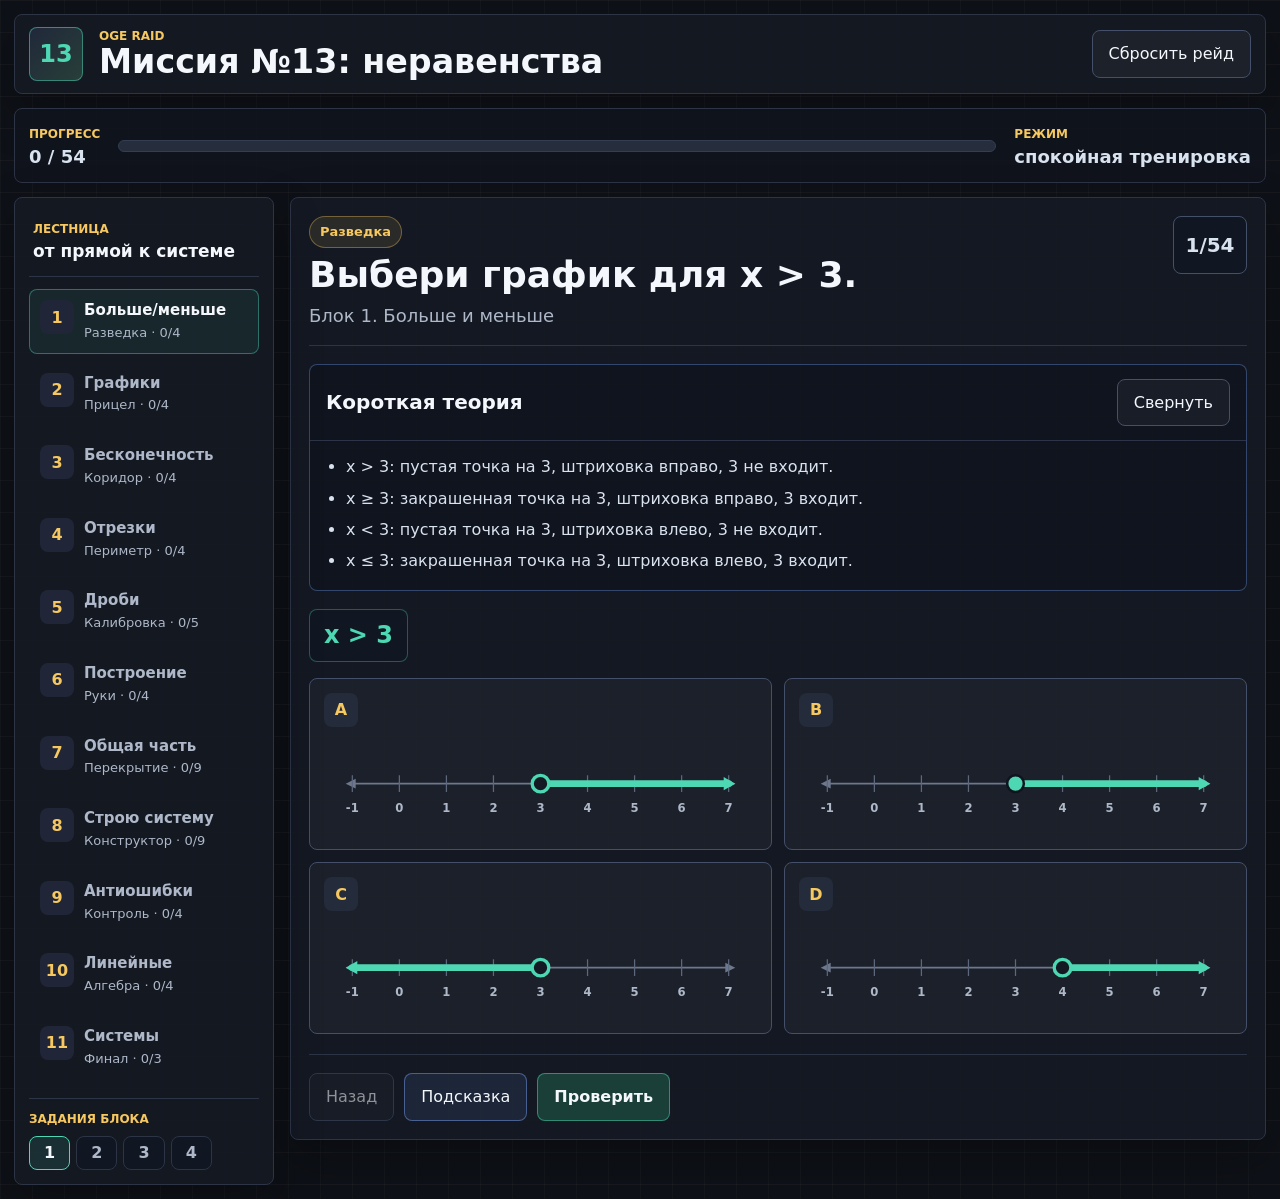
<file: docs/index.html>
<!doctype html>
<html lang="ru">
  <head>
    <meta charset="utf-8">
    <meta name="viewport" content="width=device-width, initial-scale=1">
    <title>OGE RAID — тренажёр задания №13</title>
    <link rel="stylesheet" href="styles.css">
  </head>
  <body>
    <div class="app-shell">
      <header class="topbar">
        <div class="brand">
          <div class="brand-mark">13</div>
          <div>
            <p class="eyebrow">OGE RAID</p>
            <h1>Миссия №13: неравенства</h1>
          </div>
        </div>

        <div class="topbar-controls">
          <button class="ghost-button" type="button" data-action="reset-progress">Сбросить рейд</button>
        </div>
      </header>

      <section class="status-strip" aria-label="Прогресс">
        <div>
          <span class="status-label">Прогресс</span>
          <strong id="progressText">0 / 0</strong>
        </div>
        <div class="progress-track" aria-hidden="true">
          <div id="progressFill" class="progress-fill"></div>
        </div>
        <div>
          <span class="status-label">Режим</span>
          <strong>спокойная тренировка</strong>
        </div>
      </section>

      <div class="workspace">
        <aside class="sidebar" aria-label="Блоки тренажёра">
          <div class="sidebar-head">
            <span class="status-label">Лестница</span>
            <strong>от прямой к системе</strong>
          </div>
          <nav id="blockNav" class="block-nav"></nav>
        </aside>

        <main id="taskArea" class="task-area" tabindex="-1"></main>
      </div>
    </div>

    <script src="tasks.js"></script>
    <script src="app.js"></script>
  </body>
</html>
</file>
<file: docs/styles.css>
:root {
  color-scheme: dark;
  --bg: #0e1117;
  --bg-panel: #151923;
  --bg-panel-2: #1b2030;
  --line: #2c3446;
  --line-strong: #44506a;
  --text: #f4f7fb;
  --muted: #aeb8c8;
  --soft: #d9e2ef;
  --accent: #4dd7b2;
  --accent-2: #f6c85f;
  --accent-3: #7aa8ff;
  --danger: #ff6b7a;
  --success: #66e28f;
  --shadow: 0 18px 48px rgba(0, 0, 0, 0.28);
  --radius: 8px;
  --font: Inter, ui-sans-serif, system-ui, -apple-system, BlinkMacSystemFont, "Segoe UI", sans-serif;
}

* {
  box-sizing: border-box;
}

body {
  margin: 0;
  min-height: 100vh;
  background:
    linear-gradient(rgba(255, 255, 255, 0.035) 1px, transparent 1px),
    linear-gradient(90deg, rgba(255, 255, 255, 0.025) 1px, transparent 1px),
    var(--bg);
  background-size: 32px 32px, 32px 32px, auto;
  color: var(--text);
  font-family: var(--font);
  font-size: 16px;
  line-height: 1.45;
}

button,
input {
  font: inherit;
}

button {
  border: 0;
}

.app-shell {
  width: min(1440px, 100%);
  margin: 0 auto;
  padding: 14px;
}

.topbar {
  display: flex;
  align-items: center;
  justify-content: space-between;
  gap: 18px;
  min-height: 74px;
  padding: 12px 14px;
  background: rgba(21, 25, 35, 0.9);
  border: 1px solid var(--line);
  border-radius: var(--radius);
  box-shadow: var(--shadow);
}

.brand {
  display: flex;
  align-items: center;
  gap: 16px;
  min-width: 0;
}

.brand-mark {
  display: grid;
  place-items: center;
  flex: 0 0 54px;
  width: 54px;
  height: 54px;
  border-radius: var(--radius);
  background: linear-gradient(135deg, #20283a, #283f39);
  border: 1px solid rgba(77, 215, 178, 0.52);
  color: var(--accent);
  font-size: 24px;
  font-weight: 900;
}

.eyebrow,
.status-label {
  margin: 0;
  color: var(--accent-2);
  font-size: 12px;
  font-weight: 800;
  letter-spacing: 0;
  text-transform: uppercase;
}

h1,
h2,
h3,
p {
  margin-top: 0;
}

h1 {
  margin-bottom: 0;
  font-size: clamp(24px, 2.6vw, 34px);
  line-height: 1.05;
  letter-spacing: 0;
}

.topbar-controls {
  display: flex;
  align-items: center;
  justify-content: flex-end;
  gap: 12px;
  flex-wrap: wrap;
}

.student-field {
  display: grid;
  gap: 4px;
  color: var(--muted);
  font-size: 13px;
  font-weight: 700;
}

.student-field input {
  width: 158px;
  min-height: 46px;
  padding: 10px 12px;
  border-radius: var(--radius);
  border: 1px solid var(--line-strong);
  background: #10141e;
  color: var(--text);
  outline: none;
}

.student-field input:focus {
  border-color: var(--accent);
  box-shadow: 0 0 0 3px rgba(77, 215, 178, 0.16);
}

.ghost-button,
.primary-button,
.soft-button,
.danger-button,
.choice-button,
.segmented-button {
  min-height: 40px;
  border-radius: var(--radius);
  padding: 11px 16px;
  color: var(--text);
  cursor: pointer;
  transition: transform 140ms ease, border-color 140ms ease, background 140ms ease, color 140ms ease;
}

.ghost-button {
  border: 1px solid var(--line-strong);
  background: rgba(255, 255, 255, 0.04);
}

.soft-button {
  border: 1px solid rgba(122, 168, 255, 0.45);
  background: rgba(122, 168, 255, 0.1);
}

.primary-button {
  border: 1px solid rgba(77, 215, 178, 0.5);
  background: #193f38;
  font-weight: 800;
}

.danger-button {
  border: 1px solid rgba(255, 107, 122, 0.5);
  background: rgba(255, 107, 122, 0.12);
}

.ghost-button:hover,
.primary-button:hover,
.soft-button:hover,
.danger-button:hover,
.choice-button:hover,
.segmented-button:hover {
  transform: translateY(-1px);
}

.ghost-button:disabled,
.primary-button:disabled,
.soft-button:disabled {
  cursor: not-allowed;
  opacity: 0.55;
  transform: none;
}

.status-strip {
  display: grid;
  grid-template-columns: max-content minmax(160px, 1fr) max-content;
  align-items: center;
  gap: 18px;
  margin: 14px 0;
  padding: 12px 14px;
  border: 1px solid var(--line);
  border-radius: var(--radius);
  background: rgba(16, 20, 30, 0.82);
}

.status-strip strong {
  display: block;
  color: var(--soft);
  font-size: 18px;
}

.progress-track {
  height: 12px;
  border-radius: 999px;
  background: #262d3d;
  overflow: hidden;
  border: 1px solid #343e52;
}

.progress-fill {
  width: 0;
  height: 100%;
  background: linear-gradient(90deg, var(--accent), var(--accent-2));
  border-radius: inherit;
  transition: width 180ms ease;
}

.workspace {
  display: grid;
  grid-template-columns: 260px minmax(0, 1fr);
  gap: 16px;
  align-items: start;
}

.sidebar,
.task-area {
  border: 1px solid var(--line);
  border-radius: var(--radius);
  background: rgba(21, 25, 35, 0.92);
  box-shadow: var(--shadow);
}

.sidebar {
  position: sticky;
  top: 16px;
  padding: 14px;
}

.sidebar-head {
  padding: 4px 4px 12px;
  border-bottom: 1px solid var(--line);
}

.sidebar-head strong {
  display: block;
  font-size: 17px;
}

.block-nav {
  display: grid;
  gap: 8px;
  margin-top: 12px;
}

.block-link {
  display: grid;
  grid-template-columns: 34px 1fr;
  gap: 10px;
  width: 100%;
  padding: 10px;
  border-radius: var(--radius);
  border: 1px solid transparent;
  background: transparent;
  color: var(--muted);
  text-align: left;
  cursor: default;
}

.block-link.is-active {
  border-color: rgba(77, 215, 178, 0.42);
  background: rgba(77, 215, 178, 0.08);
  color: var(--text);
}

.block-link.is-complete {
  color: var(--soft);
}

.task-jump-panel {
  display: grid;
  gap: 8px;
  margin-top: 10px;
  padding-top: 12px;
  border-top: 1px solid var(--line);
}

.task-jump-grid {
  display: grid;
  grid-template-columns: repeat(5, minmax(0, 1fr));
  gap: 6px;
}

.task-jump-button {
  min-height: 34px;
  border: 1px solid var(--line);
  border-radius: var(--radius);
  background: #111722;
  color: var(--muted);
  font-weight: 900;
  cursor: pointer;
}

.task-jump-button.is-active {
  border-color: var(--accent);
  color: var(--text);
  background: rgba(77, 215, 178, 0.12);
}

.task-jump-button.is-done {
  color: var(--success);
}

.block-index {
  display: grid;
  place-items: center;
  width: 34px;
  height: 34px;
  border-radius: var(--radius);
  background: #202638;
  color: var(--accent-2);
  font-weight: 900;
}

.block-title {
  display: block;
  font-size: 15px;
  font-weight: 800;
}

.block-meta {
  display: block;
  margin-top: 2px;
  font-size: 13px;
  color: var(--muted);
}

.task-area {
  min-height: 680px;
  padding: 18px;
}

.task-header {
  display: grid;
  grid-template-columns: 1fr max-content;
  gap: 16px;
  align-items: start;
  padding-bottom: 16px;
  border-bottom: 1px solid var(--line);
}

.mission-badge {
  display: inline-flex;
  align-items: center;
  min-height: 32px;
  padding: 5px 10px;
  border-radius: 999px;
  background: rgba(246, 200, 95, 0.1);
  border: 1px solid rgba(246, 200, 95, 0.36);
  color: var(--accent-2);
  font-size: 13px;
  font-weight: 900;
}

.task-title {
  margin: 8px 0 8px;
  font-size: clamp(24px, 3vw, 36px);
  line-height: 1.08;
  letter-spacing: 0;
}

.task-subtitle {
  margin-bottom: 0;
  color: var(--muted);
  font-size: 18px;
}

.task-counter {
  display: grid;
  place-items: center;
  min-width: 74px;
  min-height: 58px;
  border-radius: var(--radius);
  border: 1px solid var(--line-strong);
  background: #111722;
  color: var(--soft);
  font-size: 20px;
  font-weight: 900;
}

.theory-panel,
.solution-panel,
.feedback-panel,
.tool-panel {
  margin-top: 18px;
  border-radius: var(--radius);
  border: 1px solid var(--line);
  background: rgba(16, 20, 30, 0.72);
}

.theory-panel {
  border-color: rgba(122, 168, 255, 0.34);
}

.theory-head,
.solution-head {
  display: flex;
  align-items: center;
  justify-content: space-between;
  gap: 12px;
  padding: 14px 16px;
  border-bottom: 1px solid var(--line);
}

.theory-head h3,
.solution-head h3 {
  margin: 0;
  font-size: 20px;
}

.theory-list {
  margin: 0;
  padding: 14px 22px 18px 36px;
  color: var(--soft);
}

.theory-list li + li {
  margin-top: 8px;
}

.collapsed-theory {
  display: flex;
  align-items: center;
  justify-content: space-between;
  gap: 12px;
  margin-top: 18px;
  padding: 14px 16px;
  border-radius: var(--radius);
  border: 1px solid var(--line);
  background: rgba(16, 20, 30, 0.62);
  color: var(--muted);
}

.task-body {
  margin-top: 18px;
}

.expression-chip {
  display: inline-flex;
  align-items: center;
  min-height: 44px;
  padding: 8px 14px;
  border-radius: var(--radius);
  background: #101722;
  border: 1px solid rgba(77, 215, 178, 0.35);
  color: var(--accent);
  font-size: 24px;
  font-weight: 900;
}

.choice-grid {
  display: grid;
  grid-template-columns: repeat(2, minmax(220px, 1fr));
  gap: 12px;
  margin-top: 16px;
}

.choice-button {
  display: grid;
  gap: 10px;
  min-height: 118px;
  padding: 14px;
  border: 1px solid var(--line-strong);
  background: rgba(255, 255, 255, 0.035);
  text-align: left;
}

.choice-button.is-selected {
  border-color: var(--accent);
  background: rgba(77, 215, 178, 0.1);
}

.choice-button.is-correct {
  border-color: var(--success);
}

.choice-label {
  display: inline-grid;
  place-items: center;
  width: 34px;
  height: 34px;
  border-radius: var(--radius);
  background: #242b3b;
  color: var(--accent-2);
  font-weight: 900;
}

.choice-text {
  color: var(--soft);
  font-size: 20px;
  font-weight: 800;
}

.choice-grid.is-notation-grid .choice-button,
.choice-button.is-notation {
  min-height: 66px;
  align-content: center;
}

.choice-button.is-notation .choice-text {
  color: var(--accent-2);
  white-space: nowrap;
  font-size: 22px;
}

.stimulus {
  display: grid;
  gap: 10px;
  margin: 14px 0;
  padding: 12px;
  border: 1px solid var(--line);
  border-radius: var(--radius);
  background: #111722;
}

.stimulus.is-compact-line {
  margin: 10px 0;
}

.number-line {
  display: block;
  width: 100%;
  max-width: 760px;
  height: auto;
}

.choice-button .number-line {
  max-width: 100%;
}

.axis-line {
  stroke: #6d788d;
  stroke-width: 2;
}

.tick-line {
  stroke: #5d687d;
  stroke-width: 1.5;
}

.tick-label {
  fill: #aeb8c8;
  font-size: 14px;
  font-weight: 700;
}

.solution-stroke {
  stroke: var(--accent);
  stroke-width: 8;
  stroke-linecap: round;
}

.solution-fill {
  fill: var(--accent);
}

.open-point {
  fill: #151923;
  stroke: var(--accent);
  stroke-width: 4;
}

.closed-point {
  fill: var(--accent);
  stroke: #10141e;
  stroke-width: 3;
}

.target-point {
  fill: var(--accent-2);
  stroke: #10141e;
  stroke-width: 3;
}

.line-empty-text {
  fill: var(--danger);
  font-size: 18px;
  font-weight: 900;
}

.comparison-stimulus {
  border-color: rgba(122, 168, 255, 0.3);
}

.comparison-line {
  max-width: 760px;
}

.comparison-point circle {
  stroke: #10141e;
  stroke-width: 3;
}

.comparison-point text {
  fill: var(--soft);
  font-size: 17px;
  font-weight: 900;
}

.comparison-point.is-1 circle {
  fill: var(--accent-3);
}

.comparison-point.is-2 circle {
  fill: var(--accent-2);
}

.comparison-point.is-1 text {
  fill: #9dbaff;
}

.comparison-point.is-2 text {
  fill: #ffd77d;
}

.hit-zone {
  fill: transparent;
  cursor: crosshair;
}

.interactive-wrap {
  margin-top: 14px;
  padding: 14px;
  border: 1px solid var(--line);
  border-radius: var(--radius);
  background: #101722;
}

.builder-controls {
  display: grid;
  gap: 14px;
  margin-top: 16px;
}

.draw-builder {
  display: grid;
  gap: 14px;
  margin-top: 16px;
}

.draw-help {
  max-width: 920px;
  padding: 12px;
  border: 1px solid rgba(122, 168, 255, 0.32);
  border-radius: var(--radius);
  background: rgba(122, 168, 255, 0.08);
  color: var(--soft);
  font-size: 15px;
}

.draw-help strong {
  color: var(--text);
}

.draw-kind-grid {
  display: grid;
  grid-template-columns: repeat(4, minmax(120px, 1fr));
  gap: 10px;
}

.draw-preview {
  margin-top: 0;
}

.empty-answer-box {
  display: grid;
  gap: 4px;
  padding: 14px;
  border: 1px solid rgba(246, 200, 95, 0.42);
  border-radius: var(--radius);
  background: rgba(246, 200, 95, 0.08);
  color: var(--soft);
}

.empty-answer-box strong {
  color: var(--accent-2);
}

.draw-line-card {
  display: grid;
  gap: 10px;
  padding: 14px;
  border: 1px solid var(--line);
  border-radius: var(--radius);
  background: #111722;
}

.system-condition-lines {
  display: grid;
  gap: 12px;
  margin-top: 14px;
}

.micro-done-list {
  display: grid;
  gap: 8px;
  margin-top: 14px;
}

.micro-done-list span {
  display: block;
  padding: 10px 12px;
  border: 1px solid rgba(102, 226, 143, 0.35);
  border-radius: var(--radius);
  background: rgba(102, 226, 143, 0.08);
  color: var(--success);
  font-weight: 850;
}

.micro-step {
  margin-top: 16px;
}

.control-row {
  display: flex;
  align-items: center;
  gap: 10px;
  flex-wrap: wrap;
}

.control-label {
  min-width: 140px;
  color: var(--muted);
  font-weight: 800;
}

.segmented-button {
  border: 1px solid var(--line-strong);
  background: rgba(255, 255, 255, 0.04);
  font-weight: 800;
}

.segmented-button.is-active {
  border-color: var(--accent);
  background: rgba(77, 215, 178, 0.14);
  color: var(--text);
}

.selected-readout {
  min-height: 42px;
  color: var(--soft);
  font-weight: 800;
}

.algebra-step {
  display: grid;
  grid-template-columns: max-content minmax(140px, 240px);
  gap: 12px;
  align-items: center;
  margin-top: 18px;
}

.algebra-step label {
  font-size: 30px;
  font-weight: 900;
  color: var(--accent);
}

.answer-input {
  min-height: 54px;
  padding: 10px 14px;
  border-radius: var(--radius);
  border: 1px solid var(--line-strong);
  background: #10141e;
  color: var(--text);
  font-size: 26px;
  font-weight: 800;
  outline: none;
}

.answer-input:focus {
  border-color: var(--accent);
  box-shadow: 0 0 0 3px rgba(77, 215, 178, 0.16);
}

.system-steps {
  display: grid;
  gap: 8px;
  margin: 16px 0;
}

.system-step {
  display: flex;
  align-items: center;
  gap: 10px;
  padding: 10px 12px;
  border-radius: var(--radius);
  background: #111722;
  border: 1px solid var(--line);
  color: var(--muted);
}

.system-step.is-active {
  border-color: rgba(77, 215, 178, 0.44);
  color: var(--text);
}

.system-step.is-done {
  border-color: rgba(102, 226, 143, 0.42);
  color: var(--success);
}

.system-overlap-panel,
.notation-panel {
  display: grid;
  gap: 14px;
  margin-top: 16px;
}

.system-legend {
  display: flex;
  align-items: center;
  gap: 12px;
  flex-wrap: wrap;
  color: var(--soft);
  font-weight: 800;
}

.system-legend span {
  display: inline-flex;
  align-items: center;
  gap: 8px;
  min-height: 34px;
  padding: 5px 10px;
  border: 1px solid var(--line);
  border-radius: 999px;
  background: #111722;
}

.legend-dot {
  display: inline-block;
  width: 13px;
  height: 13px;
  border-radius: 999px;
}

.legend-dot.is-first {
  background: var(--accent-3);
}

.legend-dot.is-second {
  background: var(--accent-2);
}

.legend-dot.is-common {
  background: var(--success);
}

.system-overlap-steps {
  display: grid;
  grid-template-columns: repeat(4, minmax(120px, 1fr));
  gap: 8px;
}

.system-overlap-step {
  display: grid;
  grid-template-columns: 30px 1fr;
  gap: 8px;
  align-items: center;
  min-height: 54px;
  padding: 9px;
  border: 1px solid var(--line);
  border-radius: var(--radius);
  background: #111722;
  color: var(--muted);
  font-size: 14px;
  font-weight: 800;
}

.system-overlap-step strong {
  display: grid;
  place-items: center;
  width: 30px;
  height: 30px;
  border-radius: var(--radius);
  background: #202638;
  color: var(--accent-2);
}

.system-overlap-step.is-active {
  border-color: rgba(77, 215, 178, 0.48);
  color: var(--text);
}

.system-overlap-step.is-done {
  border-color: rgba(102, 226, 143, 0.42);
  color: var(--success);
}

.system-overlap-note {
  display: grid;
  gap: 4px;
  padding: 14px;
  border: 1px solid rgba(122, 168, 255, 0.32);
  border-radius: var(--radius);
  background: rgba(122, 168, 255, 0.08);
  color: var(--soft);
}

.system-overlap-note strong {
  color: var(--text);
}

.system-overlap-line {
  max-width: 920px;
  padding: 10px 0;
  border: 1px solid var(--line);
  border-radius: var(--radius);
  background: #101722;
}

.system-common-zone {
  fill: rgba(102, 226, 143, 0.26);
  stroke: rgba(102, 226, 143, 0.9);
  stroke-width: 3;
  rx: 10;
}

.system-common-point {
  fill: rgba(102, 226, 143, 0.3);
  stroke: rgba(102, 226, 143, 0.95);
  stroke-width: 3;
}

.system-condition-stroke {
  stroke-width: 16;
  stroke-linecap: round;
  opacity: 0.5;
}

.system-condition-stroke.is-first {
  stroke: var(--accent-3);
}

.system-condition-stroke.is-second {
  stroke: var(--accent-2);
}

.system-condition-fill.is-first {
  fill: var(--accent-3);
}

.system-condition-fill.is-second {
  fill: var(--accent-2);
}

.system-point-connector {
  stroke-width: 2;
  opacity: 0.7;
}

.system-point-connector.is-first {
  stroke: var(--accent-3);
}

.system-point-connector.is-second {
  stroke: var(--accent-2);
}

.system-condition-point {
  stroke-width: 4;
}

.system-condition-point.is-open {
  fill: #151923;
}

.system-condition-point.is-closed.is-first {
  fill: var(--accent-3);
  stroke: #10141e;
}

.system-condition-point.is-closed.is-second {
  fill: var(--accent-2);
  stroke: #10141e;
}

.system-condition-point.is-open.is-first {
  stroke: var(--accent-3);
}

.system-condition-point.is-open.is-second {
  stroke: var(--accent-2);
}

.system-click-zone {
  fill: rgba(255, 255, 255, 0.01);
  cursor: pointer;
}

.system-click-zone:hover {
  fill: rgba(77, 215, 178, 0.12);
}

.system-selected-zone {
  fill: rgba(77, 215, 178, 0.22);
  stroke: rgba(77, 215, 178, 0.72);
  stroke-width: 2;
  rx: 8;
}

.system-selected-zone.is-wrong {
  fill: rgba(255, 107, 122, 0.18);
  stroke: rgba(255, 107, 122, 0.7);
}

.system-selected-zone.is-correct {
  fill: rgba(102, 226, 143, 0.28);
  stroke: rgba(102, 226, 143, 0.82);
}

.system-selected-point {
  fill: rgba(77, 215, 178, 0.28);
  stroke: rgba(77, 215, 178, 0.8);
  stroke-width: 3;
}

.system-selected-point.is-wrong {
  fill: rgba(255, 107, 122, 0.2);
  stroke: rgba(255, 107, 122, 0.82);
}

.system-selected-point.is-correct {
  fill: rgba(102, 226, 143, 0.32);
  stroke: rgba(102, 226, 143, 0.9);
}

.system-none-selected {
  fill: var(--accent-2);
  font-size: 16px;
  font-weight: 900;
}

.system-none-selected.is-wrong {
  fill: var(--danger);
}

.system-none-selected.is-correct {
  fill: var(--success);
}

.system-zone-grid,
.notation-grid {
  display: grid;
  grid-template-columns: repeat(3, minmax(160px, 1fr));
  gap: 10px;
}

.zone-button,
.notation-button {
  min-height: 48px;
  padding: 10px 12px;
  border: 1px solid var(--line-strong);
  border-radius: var(--radius);
  background: rgba(255, 255, 255, 0.045);
  color: var(--soft);
  font-weight: 850;
  text-align: center;
  cursor: pointer;
}

.zone-button:hover,
.notation-button:hover {
  border-color: rgba(77, 215, 178, 0.55);
  background: rgba(77, 215, 178, 0.08);
}

.zone-button.is-selected,
.notation-button.is-selected {
  border-color: var(--accent);
  background: rgba(77, 215, 178, 0.15);
  color: var(--text);
}

.actions {
  display: flex;
  align-items: center;
  gap: 10px;
  flex-wrap: wrap;
  margin-top: 20px;
  padding-top: 18px;
  border-top: 1px solid var(--line);
}

.feedback-panel {
  padding: 14px 16px;
}

.feedback-panel.is-good {
  border-color: rgba(102, 226, 143, 0.45);
  background: rgba(102, 226, 143, 0.08);
}

.feedback-panel.is-warn {
  border-color: rgba(246, 200, 95, 0.5);
  background: rgba(246, 200, 95, 0.08);
}

.feedback-panel.is-bad {
  border-color: rgba(255, 107, 122, 0.46);
  background: rgba(255, 107, 122, 0.08);
}

.feedback-panel p {
  margin: 0;
  color: var(--soft);
  font-weight: 700;
}

.solution-panel {
  border-color: rgba(246, 200, 95, 0.42);
}

.solution-text {
  margin: 0;
  padding: 16px;
  color: var(--soft);
  white-space: pre-line;
}

.report-grid {
  display: grid;
  grid-template-columns: repeat(3, minmax(160px, 1fr));
  gap: 12px;
  margin-top: 18px;
}

.report-stat {
  padding: 14px;
  border: 1px solid var(--line);
  border-radius: var(--radius);
  background: #111722;
}

.report-stat span {
  display: block;
  color: var(--muted);
  font-size: 14px;
  font-weight: 800;
}

.report-stat strong {
  display: block;
  margin-top: 4px;
  font-size: 28px;
}

.error-list {
  display: grid;
  grid-template-columns: repeat(2, minmax(220px, 1fr));
  gap: 8px;
  margin-top: 16px;
}

.error-item {
  display: flex;
  justify-content: space-between;
  gap: 12px;
  padding: 10px 12px;
  border: 1px solid var(--line);
  border-radius: var(--radius);
  background: #111722;
}

.recommendation {
  margin-top: 18px;
  padding: 16px;
  border-radius: var(--radius);
  border: 1px solid rgba(77, 215, 178, 0.38);
  background: rgba(77, 215, 178, 0.08);
  color: var(--soft);
  font-weight: 800;
}

.small-note {
  margin: 10px 0 0;
  color: var(--muted);
  font-size: 15px;
}

.screen-reader-only {
  position: absolute;
  width: 1px;
  height: 1px;
  padding: 0;
  margin: -1px;
  overflow: hidden;
  clip: rect(0, 0, 0, 0);
  white-space: nowrap;
  border: 0;
}

@media (max-width: 980px) {
  .workspace {
    grid-template-columns: 1fr;
  }

  .sidebar {
    position: static;
  }

  .block-nav {
    grid-template-columns: repeat(2, minmax(0, 1fr));
  }

  .status-strip {
    grid-template-columns: 1fr;
  }
}

@media (max-width: 720px) {
  body {
    font-size: 16px;
  }

  .app-shell {
    padding: 12px;
  }

  .topbar,
  .task-header {
    grid-template-columns: 1fr;
  }

  .topbar {
    align-items: stretch;
  }

  .topbar-controls {
    justify-content: flex-start;
  }

  .choice-grid,
  .system-overlap-steps,
  .system-zone-grid,
  .notation-grid,
  .draw-kind-grid,
  .report-grid,
  .error-list,
  .block-nav {
    grid-template-columns: 1fr;
  }

  .task-area {
    padding: 16px;
  }

  .algebra-step {
    grid-template-columns: 1fr;
  }
}
</file>
